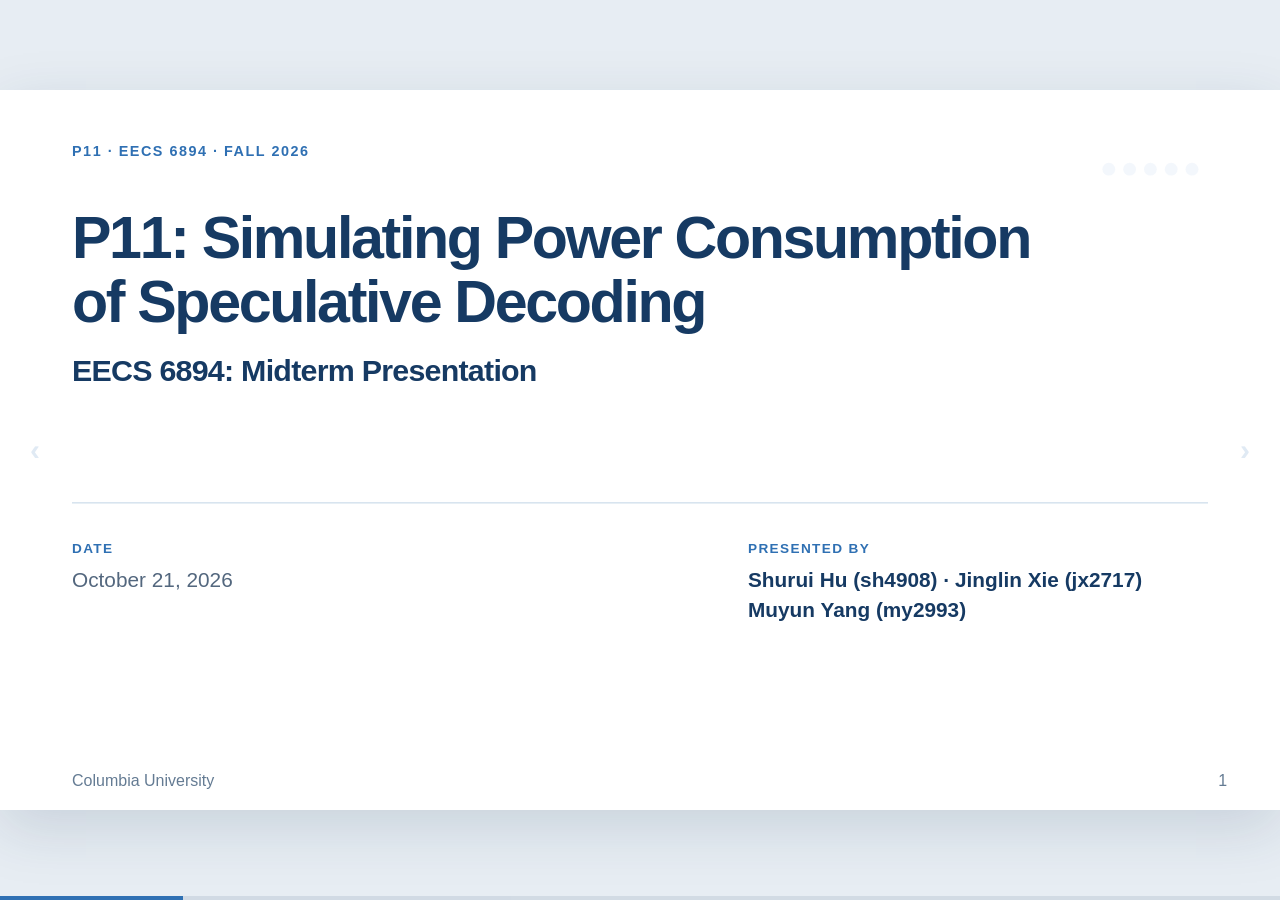
<file: index.html>
<!doctype html>
<html lang="en">
<head>
  <meta charset="utf-8">
  <meta name="viewport" content="width=device-width, initial-scale=1">
  <meta name="color-scheme" content="light">
  <link rel="icon" href="data:,">
  <title>P11 Midterm Presentation</title>
  <style>
    * { box-sizing: border-box; }
    html, body { width: 100%; height: 100%; margin: 0; overflow: hidden; }
    body { background: #e7edf3; font-family: "Avenir Next", "Helvetica Neue", Arial, sans-serif; }
    #deck {
      position: absolute;
      left: 50%;
      top: 50%;
      width: 1600px;
      height: 900px;
      overflow: hidden;
      transform-origin: center;
      background: #fff;
      box-shadow: 0 22px 70px rgba(24, 53, 85, .15);
    }
    .deck-slide {
      position: absolute;
      inset: 0;
      width: 100%;
      height: 100%;
      border: 0;
      visibility: hidden;
      pointer-events: none;
      background: #fff;
    }
    .deck-slide.active { visibility: visible; pointer-events: auto; }
    .deck-progress {
      position: fixed;
      left: 0;
      right: 0;
      bottom: 0;
      height: 4px;
      background: rgba(22, 58, 99, .1);
    }
    .deck-progress span {
      display: block;
      width: 14.2857%;
      height: 100%;
      background: #2f70b3;
      transition: width 220ms ease;
    }
    .deck-nav {
      position: fixed;
      top: 50%;
      z-index: 5;
      width: 44px;
      height: 64px;
      padding: 0;
      border: 0;
      border-radius: 7px;
      background: rgba(255, 255, 255, .76);
      color: #2f70b3;
      font: 600 30px/1 Arial, sans-serif;
      opacity: .15;
      cursor: pointer;
      transform: translateY(-50%);
      transition: opacity 150ms ease, background 150ms ease;
    }
    .deck-nav:hover, .deck-nav:focus-visible { opacity: 1; background: #fff; }
    .deck-nav:focus-visible { outline: 3px solid #2f70b3; outline-offset: 3px; }
    .deck-nav.prev { left: 13px; }
    .deck-nav.next { right: 13px; }
    @media print {
      html, body { overflow: visible; width: 1600px; height: auto; background: #fff; }
      #deck { position: static; transform: none !important; box-shadow: none; height: auto; overflow: visible; }
      .deck-slide { visibility: visible; display: block; position: relative; width: 1600px; height: 900px; break-after: page; page-break-after: always; }
      .deck-nav, .deck-progress { display: none; }
      @page { size: 1600px 900px; margin: 0; }
    }
  </style>
</head>
<body>
  <main id="deck" aria-label="P11 midterm presentation">
    <iframe class="deck-slide active" src="slides/slide-01.html" title="Title" aria-hidden="false"></iframe>
    <iframe class="deck-slide" src="slides/slide-02.html" title="Context and evaluation plan" aria-hidden="true" inert></iframe>
    <iframe class="deck-slide" src="slides/slide-03.html" title="Kernel workloads and validation" aria-hidden="true" inert></iframe>
    <iframe class="deck-slide" src="slides/slide-04.html" title="A30 step latency" aria-hidden="true" inert></iframe>
    <iframe class="deck-slide" src="slides/slide-05.html" title="A30 time per token" aria-hidden="true" inert></iframe>
    <iframe class="deck-slide" src="slides/slide-06.html" title="Supported subset energy break-even" aria-hidden="true" inert></iframe>
    <iframe class="deck-slide" src="slides/slide-07.html" title="Midterm status and next steps" aria-hidden="true" inert></iframe>
  </main>
  <button class="deck-nav prev" type="button" aria-label="Previous slide">&#8249;</button>
  <button class="deck-nav next" type="button" aria-label="Next slide">&#8250;</button>
  <div class="deck-progress" aria-hidden="true"><span></span></div>
  <script src="scripts/deck.js"></script>
</body>
</html>
</file>
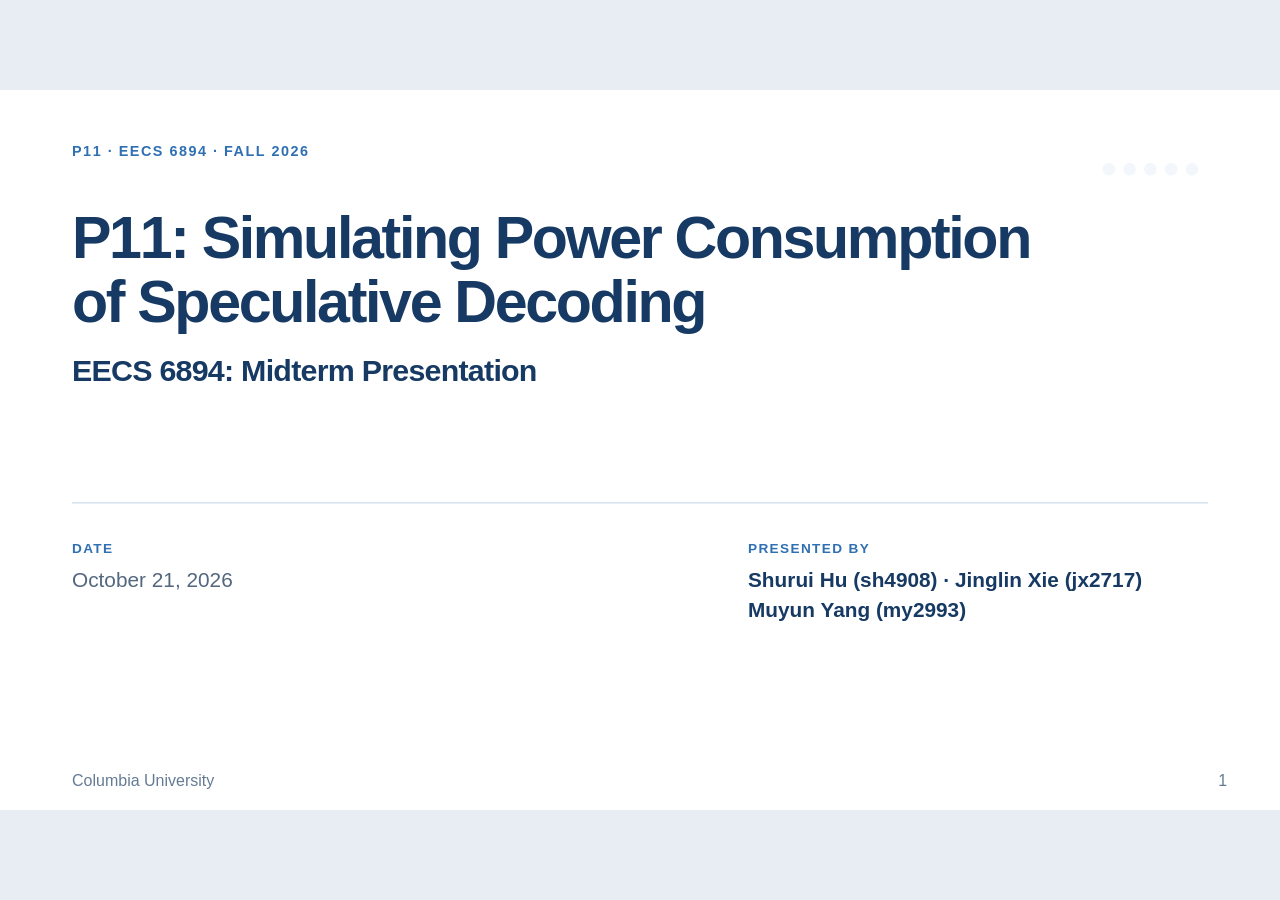
<file: slides/slide-01.html>
<!doctype html>
<html lang="en">
<head>
  <meta charset="utf-8">
  <meta name="viewport" content="width=device-width, initial-scale=1">
  <title>P11 · Simulating Power Consumption of Speculative Decoding</title>
  <link rel="stylesheet" href="theme.css">
  <style>
    .cover .kicker { top: 64px; }
    .cover-title { position: absolute; left: 90px; top: 145px; width: 1320px; margin: 0; }
    .cover-name { display: block; color: var(--navy); font-size: 74px; font-weight: 830; line-height: 1.08; letter-spacing: -.04em; }
    .cover-subtitle { display: block; margin-top: 24px; color: var(--navy); font-size: 38px; font-weight: 720; line-height: 1.18; letter-spacing: -.025em; }
    .cover-rule { position: absolute; left: 90px; right: 90px; top: 515px; height: 2px; background: var(--line); transform-origin: left; transform: scaleX(0); }
    body.is-active .cover-rule { animation: cover-rule 720ms 260ms ease forwards; }
    @keyframes cover-rule { to { transform: scaleX(1); } }
    .cover-meta { position: absolute; left: 90px; right: 90px; top: 564px; display: grid; grid-template-columns: 1fr 1fr; gap: 80px; }
    .cover-meta h2 { margin: 0 0 10px; color: var(--blue); font-size: 17px; letter-spacing: .1em; text-transform: uppercase; }
    .cover-meta p { margin: 0; color: var(--body); font-size: 26px; line-height: 1.45; }
    .cover-meta .presenters { justify-self: end; min-width: 575px; }
    .cover-meta .presenters p { color: var(--navy); font-weight: 720; }
    .token-trace { position: absolute; right: 102px; top: 91px; display: flex; gap: 10px; align-items: center; }
    .token-trace span { width: 16px; height: 16px; border-radius: 50%; background: var(--blue-soft); opacity: .35; }
    body.is-active .token-trace span { animation: token-pulse 2.4s ease-in-out infinite; animation-delay: calc(var(--i) * 130ms); }
    @keyframes token-pulse { 0%, 55%, 100% { background: var(--blue-soft); transform: scale(1); opacity: .35; } 24% { background: var(--blue); transform: scale(1.45); opacity: 1; } }
  </style>
</head>
<body>
  <div class="stage">
    <section class="slide cover">
      <div class="kicker reveal">P11 · EECS 6894 · Fall 2026</div>
      <div class="token-trace" aria-hidden="true">
        <span style="--i:0"></span><span style="--i:1"></span><span style="--i:2"></span><span style="--i:3"></span><span style="--i:4"></span>
      </div>
      <h1 class="cover-title">
        <span class="cover-name reveal" style="--delay:80ms">P11: Simulating Power Consumption<br>of Speculative Decoding</span>
        <span class="cover-subtitle reveal" style="--delay:180ms">EECS 6894: Midterm Presentation</span>
      </h1>
      <div class="cover-rule"></div>
      <div class="cover-meta">
        <div class="reveal" style="--delay:380ms">
          <h2>Date</h2>
          <p>October 21, 2026</p>
        </div>
        <div class="presenters reveal" style="--delay:480ms">
          <h2>Presented by</h2>
          <p>Shurui Hu (sh4908) · Jinglin Xie (jx2717)<br>Muyun Yang (my2993)</p>
        </div>
      </div>
      <footer class="slide-footer"><span>Columbia University</span><span class="number">1</span></footer>
      <aside hidden aria-label="Presenter notes">Jinglin, 15 seconds. Open with the project question: can speculative decoding reduce energy per generated token, not only latency? Introduce the 1B draft and 3B target configuration.</aside>
    </section>
  </div>
  <script src="../scripts/slide-runtime.js"></script>
</body>
</html>
</file>
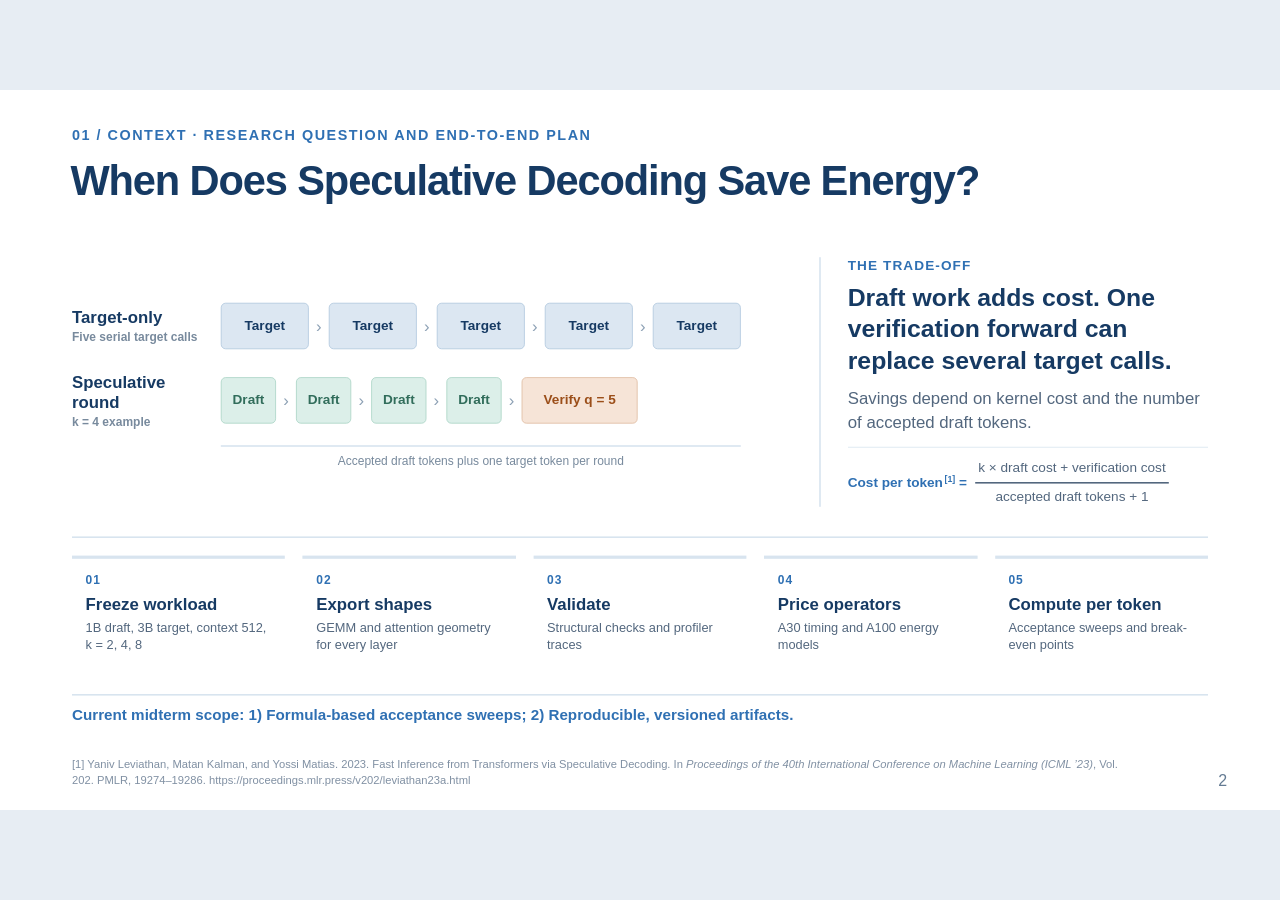
<file: slides/slide-02.html>
<!doctype html>
<html lang="en">
<head>
  <meta charset="utf-8">
  <meta name="viewport" content="width=device-width, initial-scale=1">
  <title>SpecWatt · Context and Evaluation Plan</title>
  <link rel="stylesheet" href="theme.css">
  <style>
    .slide-content { bottom: 104px; }
    .context-grid { display: grid; grid-template-rows: 350px 1fr auto; gap: 18px; height: 100%; }
    .question-row { display: grid; grid-template-columns: minmax(0, 1.5fr) minmax(0, .82fr); gap: 44px; align-items: center; }
    .decode-figure { margin: 0; padding: 8px 0 0; }
    .decode-row { display: grid; grid-template-columns: 168px 1fr; gap: 18px; align-items: center; margin-bottom: 28px; }
    .row-label { color: var(--navy); font-size: 21px; font-weight: 780; line-height: 1.2; }
    .row-label span { display: block; margin-top: 4px; color: var(--muted); font-size: 15px; font-weight: 560; }
    .calls { display: flex; align-items: center; gap: 9px; }
    .call { display: flex; align-items: center; justify-content: center; height: 58px; border-radius: 6px; font-size: 17px; font-weight: 760; opacity: 0; transform: translateY(12px); }
    .target-call { width: 110px; background: #dce7f2; border: 1.5px solid #afc7dd; color: var(--navy); }
    .draft-call { width: 69px; background: var(--green-soft); border: 1.5px solid #a9d3c5; color: #316d5b; }
    .verify-call { width: 145px; background: var(--orange-soft); border: 1.5px solid #dfbaa0; color: #9b4e19; }
    .arrow { color: #8ca0b4; font-size: 21px; opacity: 0; }
    body.is-active .call, body.is-active .arrow { animation: enter-call 420ms ease forwards; animation-delay: calc(var(--i) * 90ms + 170ms); }
    @keyframes enter-call { to { opacity: 1; transform: none; } }
    .round-note { margin: -8px 0 0 186px; width: 650px; padding-top: 9px; border-top: 2px solid var(--line); color: var(--muted); font-size: 15px; text-align: center; }
    .question-block { padding-left: 34px; border-left: 2px solid var(--line); }
    .question { margin: 8px 0 14px; color: var(--navy); font-size: 31px; font-weight: 780; line-height: 1.27; }
    .question-block .body-copy { font-size: 21px; line-height: 1.38; }
    .equation { display: flex; align-items: center; gap: 10px; margin-top: 16px; padding-top: 14px; border-top: 1px solid var(--line); color: var(--body); font-size: 17px; line-height: 1.35; }
    .equation strong { color: var(--blue); white-space: nowrap; }
    .equation-reference { position: relative; top: -.5em; margin-left: 2px; color: var(--blue); font-size: 11px; line-height: 1; text-decoration: none; }
    .fraction { display: inline-flex; flex-direction: column; text-align: center; }
    .numerator { padding: 0 4px 6px; border-bottom: 2px solid var(--body); white-space: nowrap; }
    .denominator { padding-top: 6px; }
    .scope-note { margin: 0; padding-top: 12px; border-top: 2px solid var(--line); color: var(--blue); font-size: 19px; font-weight: 750; line-height: 1.4; }
    .slide-footer { align-items: flex-end; gap: 28px; }
    .slide-footer .source { max-width: 1320px; font-size: 14px; line-height: 1.45; }
    .slide-footer a { color: inherit; text-decoration: none; }
    .pipeline { position: relative; display: grid; grid-template-columns: repeat(5, 1fr); gap: 22px; padding-top: 22px; border-top: 2px solid var(--line); }
    .pipeline-step { position: relative; padding: 18px 17px 14px; border-top: 4px solid var(--line); background: #fff; }
    .pipeline-step .index { display: block; margin-bottom: 9px; color: var(--blue); font-size: 15px; font-weight: 820; letter-spacing: .08em; }
    .pipeline-step h2 { margin: 0 0 6px; color: var(--navy); font-size: 21px; font-weight: 770; line-height: 1.2; }
    .pipeline-step p { margin: 0; color: var(--body); font-size: 16px; line-height: 1.34; }
    body.is-active .pipeline-step { animation: step-focus 5.8s .7s ease-in-out infinite; animation-delay: calc(.7s + var(--step) * 1.02s); }
    @keyframes step-focus { 0%, 19%, 100% { border-top-color: var(--line); background: #fff; transform: translateY(0); } 5%, 14% { border-top-color: var(--blue); background: #f5f9fd; transform: translateY(-5px); } }
  </style>
</head>
<body>
  <div class="stage">
    <section class="slide">
      <div class="kicker reveal">01 / Context · Research Question and End-to-End Plan</div>
      <h1 class="slide-title reveal" style="--delay:70ms">When Does Speculative Decoding Save Energy?</h1>
      <main class="slide-content">
        <div class="context-grid">
          <div class="question-row">
            <figure class="decode-figure" aria-label="Target-only and speculative decoding execution comparison">
              <div class="decode-row">
                <div class="row-label reveal" style="--delay:110ms">Target-only<span>Five serial target calls</span></div>
                <div class="calls">
                  <div class="call target-call" style="--i:0">Target</div><div class="arrow" style="--i:1">›</div>
                  <div class="call target-call" style="--i:2">Target</div><div class="arrow" style="--i:3">›</div>
                  <div class="call target-call" style="--i:4">Target</div><div class="arrow" style="--i:5">›</div>
                  <div class="call target-call" style="--i:6">Target</div><div class="arrow" style="--i:7">›</div>
                  <div class="call target-call" style="--i:8">Target</div>
                </div>
              </div>
              <div class="decode-row">
                <div class="row-label reveal" style="--delay:210ms">Speculative round<span>k = 4 example</span></div>
                <div class="calls">
                  <div class="call draft-call" style="--i:2">Draft</div><div class="arrow" style="--i:3">›</div>
                  <div class="call draft-call" style="--i:4">Draft</div><div class="arrow" style="--i:5">›</div>
                  <div class="call draft-call" style="--i:6">Draft</div><div class="arrow" style="--i:7">›</div>
                  <div class="call draft-call" style="--i:8">Draft</div><div class="arrow" style="--i:9">›</div>
                  <div class="call verify-call" style="--i:10">Verify q = 5</div>
                </div>
              </div>
              <div class="round-note reveal" style="--delay:840ms">Accepted draft tokens plus one target token per round</div>
            </figure>
            <aside class="question-block reveal" style="--delay:330ms">
              <p class="eyebrow">The trade-off</p>
              <p class="question">Draft work adds cost. One verification forward can replace several target calls.</p>
              <p class="body-copy">Savings depend on kernel cost and the number of accepted draft tokens.</p>
              <div class="equation" role="math" aria-label="Cost per token equals k times draft cost plus verification cost, divided by accepted draft tokens plus one">
                <strong>Cost per token<a class="equation-reference" href="#reference-1" aria-label="Reference 1">[1]</a> =</strong>
                <span class="fraction"><span class="numerator">k × draft cost + verification cost</span><span class="denominator">accepted draft tokens + 1</span></span>
              </div>
            </aside>
          </div>
          <div class="pipeline reveal" style="--delay:380ms" aria-label="SpecWatt evaluation plan">
            <section class="pipeline-step" style="--step:0"><span class="index">01</span><h2>Freeze workload</h2><p>1B draft, 3B target, context 512, k = 2, 4, 8</p></section>
            <section class="pipeline-step" style="--step:1"><span class="index">02</span><h2>Export shapes</h2><p>GEMM and attention geometry for every layer</p></section>
            <section class="pipeline-step" style="--step:2"><span class="index">03</span><h2>Validate</h2><p>Structural checks and profiler traces</p></section>
            <section class="pipeline-step" style="--step:3"><span class="index">04</span><h2>Price operators</h2><p>A30 timing and A100 energy models</p></section>
            <section class="pipeline-step" style="--step:4"><span class="index">05</span><h2>Compute per token</h2><p>Acceptance sweeps and break-even points</p></section>
          </div>
          <div class="scope-note reveal" style="--delay:480ms">Current midterm scope: 1) Formula-based acceptance sweeps; 2) Reproducible, versioned artifacts.</div>
        </div>
      </main>
      <footer class="slide-footer"><span class="source" id="reference-1">[1] Yaniv Leviathan, Matan Kalman, and Yossi Matias. 2023. Fast Inference from Transformers via Speculative Decoding. In <em>Proceedings of the 40th International Conference on Machine Learning (ICML ’23)</em>, Vol. 202. PMLR, 19274–19286. <a href="https://proceedings.mlr.press/v202/leviathan23a.html">https://proceedings.mlr.press/v202/leviathan23a.html</a></span><span class="number">2</span></footer>
      <aside hidden aria-label="Presenter notes">Jinglin, about 75 seconds. Establish the context, compare target-only decoding with one speculative round, and walk through the five-stage evaluation plan. Hand off to Shurui for kernel construction and validation.</aside>
    </section>
  </div>
  <script src="../scripts/slide-runtime.js"></script>
</body>
</html>
</file>
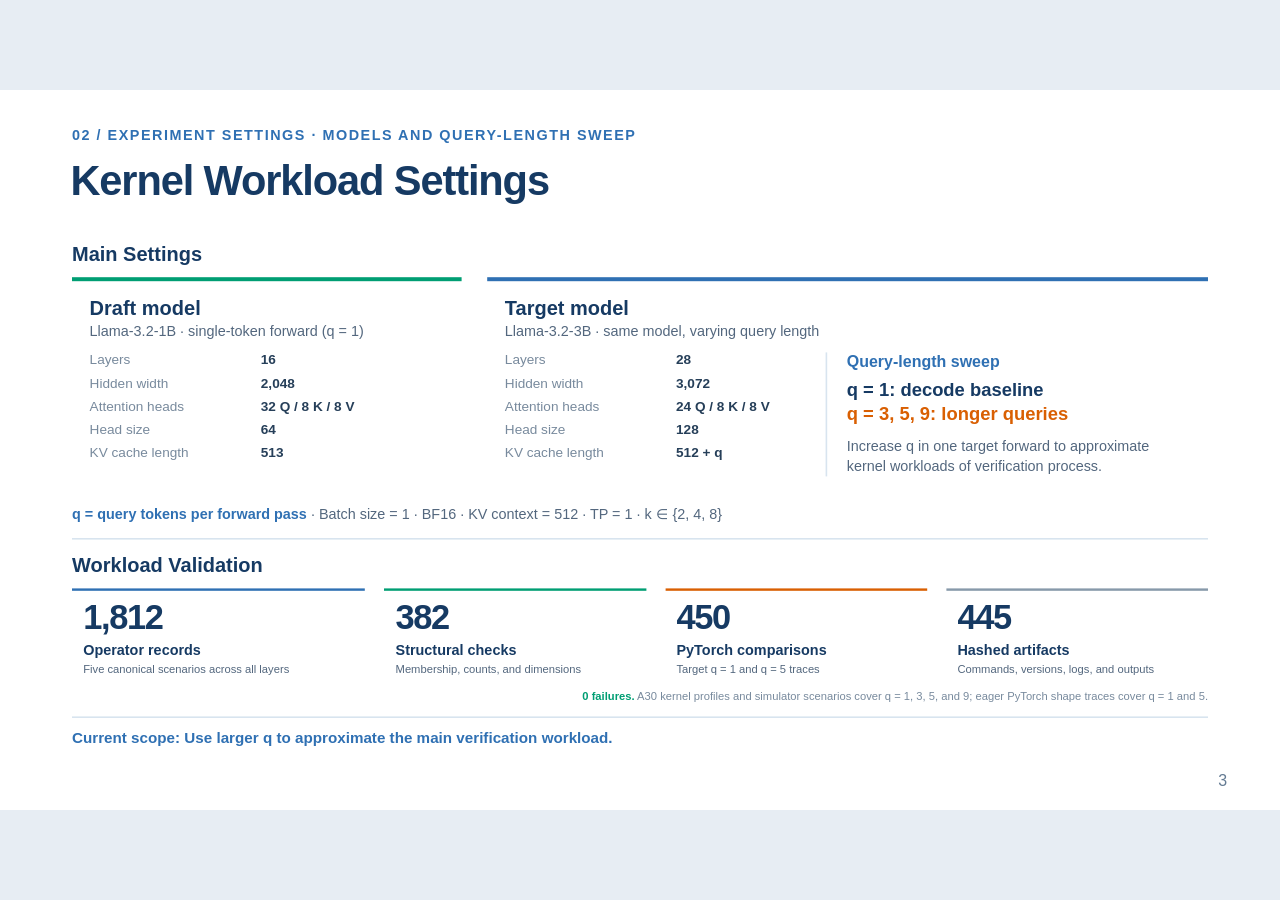
<file: slides/slide-03.html>
<!doctype html>
<html lang="en">
<head>
  <meta charset="utf-8">
  <meta name="viewport" content="width=device-width, initial-scale=1">
  <title>SpecWatt · Kernel Workload Settings</title>
  <link rel="stylesheet" href="theme.css">
  <style>
    .kernel-layout { display: grid; grid-template-rows: auto 1fr auto; gap: 16px; height: 100%; }
    .main-settings { margin-top: 16px; padding-top: 4px; }
    .scope-note { margin: 0; padding-top: 12px; border-top: 2px solid var(--line); color: var(--blue); font-size: 19px; font-weight: 750; line-height: 1.4; }
    .settings-summary { margin: 0; color: var(--body); font-size: 18px; line-height: 1.4; }
    .settings-summary strong { color: var(--blue); }
    .geometry { display: grid; grid-template-columns: 1fr 1.85fr; gap: 32px; align-items: stretch; }
    .lane { padding: 19px 22px 15px; border-top: 5px solid var(--blue); background: #fff; }
    .lane.draft { border-color: var(--green); }
    .lane h2 { margin: 0 0 5px; color: var(--navy); font-size: 25px; font-weight: 780; }
    .lane .model { margin: 0 0 15px; color: var(--body); font-size: 18px; }
    .lane dl { margin: 0; display: grid; grid-template-columns: 200px 1fr; column-gap: 14px; row-gap: 8px; font-size: 17px; line-height: 1.23; }
    .lane dt { color: var(--muted); }
    .lane dd { margin: 0; color: var(--ink); font-weight: 690; }
    .target-settings { display: grid; grid-template-columns: 1fr 1.22fr; gap: 28px; }
    .query-sweep { padding-left: 24px; border-left: 2px solid var(--line); }
    .query-sweep h3 { margin: 0 0 8px; color: var(--blue); font-size: 20px; font-weight: 780; }
    .query-values { margin: 0 0 12px; color: var(--navy); font-size: 23px; font-weight: 760; line-height: 1.35; }
    .query-values span { display: block; color: var(--orange); }
    .query-explanation { margin: 0; color: var(--body); font-size: 18px; line-height: 1.4; }
    .slide-footer { justify-content: flex-end; }
    .validation-section { padding-top: 17px; border-top: 2px solid var(--line); }
    .main-settings-title, .validation-title { margin: 0 0 14px; color: var(--navy); font-size: 25px; font-weight: 780; line-height: 1.2; }
    .validation { display: grid; grid-template-columns: 1.12fr 1fr 1fr 1fr; gap: 18px 24px; }
    .validation-item { padding: 12px 14px 0; border-top: 3px solid var(--blue); }
    .validation-item:nth-child(2) { border-color: var(--green); }
    .validation-item:nth-child(3) { border-color: var(--orange); }
    .validation-item:nth-child(4) { border-color: #8799aa; }
    .validation-number { display: block; color: var(--navy); font-size: 43px; font-weight: 820; line-height: 1; letter-spacing: -.04em; }
    .validation-item h3 { margin: 9px 0 4px; color: var(--navy); font-size: 18px; font-weight: 760; line-height: 1.2; }
    .validation-item p { margin: 0; color: var(--body); font-size: 14px; line-height: 1.3; }
    .validation-note { grid-column: 1 / -1; margin: -2px 0 0; color: var(--muted); font-size: 14px; text-align: right; }
    .validation-note strong { color: var(--green); }
  </style>
</head>
<body>
  <div class="stage">
    <section class="slide">
      <div class="kicker reveal">02 / Experiment Settings · Models and Query-Length Sweep</div>
      <h1 class="slide-title reveal" style="--delay:70ms">Kernel Workload Settings</h1>
      <main class="slide-content">
        <div class="kernel-layout">
          <div class="workloads">
            <h2 class="main-settings-title reveal" id="main-settings-title" style="--delay:100ms">Main Settings</h2>
            <div class="geometry">
            <section class="lane draft reveal" style="--delay:120ms">
              <h2>Draft model</h2><p class="model">Llama-3.2-1B · single-token forward (q = 1)</p>
              <dl><dt>Layers</dt><dd>16</dd><dt>Hidden width</dt><dd>2,048</dd><dt>Attention heads</dt><dd>32 Q / 8 K / 8 V</dd><dt>Head size</dt><dd>64</dd><dt>KV cache length</dt><dd>513</dd></dl>
            </section>
            <section class="lane reveal" style="--delay:210ms">
              <h2>Target model</h2><p class="model">Llama-3.2-3B · same model, varying query length</p>
              <div class="target-settings">
                <div>
                  <dl><dt>Layers</dt><dd>28</dd><dt>Hidden width</dt><dd>3,072</dd><dt>Attention heads</dt><dd>24 Q / 8 K / 8 V</dd><dt>Head size</dt><dd>128</dd><dt>KV cache length</dt><dd>512 + q</dd></dl>
                </div>
                <div class="query-sweep">
                  <h3>Query-length sweep</h3>
                  <p class="query-values">q = 1: decode baseline<span>q = 3, 5, 9: longer queries</span></p>
                  <p class="query-explanation">Increase q in one target forward to approximate kernel workloads of verification process.</p>
                </div>
              </div>
            </section>
            </div>
            <div class="main-settings reveal" style="--delay:300ms">
              <p class="settings-summary"><strong>q = query tokens per forward pass</strong> · Batch size = 1 · BF16 · KV context = 512 · TP = 1 · k ∈ {2, 4, 8}</p>
            </div>
          </div>
          <section class="validation-section" aria-labelledby="validation-title">
          <h2 class="validation-title reveal" id="validation-title" style="--delay:330ms">Workload Validation</h2>
          <div class="validation" aria-label="Validation summary">
            <section class="validation-item reveal" style="--delay:360ms"><span class="validation-number" data-count="1812">0</span><h3>Operator records</h3><p>Five canonical scenarios across all layers</p></section>
            <section class="validation-item reveal" style="--delay:420ms"><span class="validation-number" data-count="382">0</span><h3>Structural checks</h3><p>Membership, counts, and dimensions</p></section>
            <section class="validation-item reveal" style="--delay:480ms"><span class="validation-number" data-count="450">0</span><h3>PyTorch comparisons</h3><p>Target q = 1 and q = 5 traces</p></section>
            <section class="validation-item reveal" style="--delay:540ms"><span class="validation-number" data-count="445">0</span><h3>Hashed artifacts</h3><p>Commands, versions, logs, and outputs</p></section>
            <p class="validation-note reveal" style="--delay:610ms"><strong>0 failures.</strong> A30 kernel profiles and simulator scenarios cover q = 1, 3, 5, and 9; eager PyTorch shape traces cover q = 1 and 5.</p>
          </div>
          </section>
          <p class="scope-note reveal" style="--delay:650ms">Current scope: Use larger q to approximate the main verification workload.</p>
        </div>
      </main>
      <footer class="slide-footer"><span class="number">3</span></footer>
      <aside hidden aria-label="Presenter notes">Shurui, about 75 seconds. Introduce two model configurations: the 1B draft at q equals one and the 3B target with a query-length sweep. q is the number of query tokens in one forward pass, with batch size fixed at one. Target q equals one is the decode baseline; q equals three, five, and nine supplies kernel workloads with the shapes expected for verification at k equals two, four, and eight. This is a kernel workload proxy, not an executed speculative acceptance/rejection pipeline. Then introduce workload validation: eager PyTorch comparisons cover q equals one and five, while the A30 kernel profile and simulator cover q equals one, three, five, and nine.</aside>
    </section>
  </div>
  <script>
    (function () {
      let frame = null;
      function run() {
        cancelAnimationFrame(frame);
        const start = performance.now();
        const duration = 700;
        const items = Array.from(document.querySelectorAll('[data-count]'));
        function update(now) {
          const progress = Math.min(1, (now - start) / duration);
          const eased = 1 - Math.pow(1 - progress, 3);
          items.forEach(function (item) { item.textContent = Math.round(Number(item.dataset.count) * eased).toLocaleString(); });
          if (progress < 1) frame = requestAnimationFrame(update);
        }
        frame = requestAnimationFrame(update);
      }
      window.addEventListener('slideactive', run);
    })();
  </script>
  <script src="../scripts/slide-runtime.js"></script>
</body>
</html>
</file>
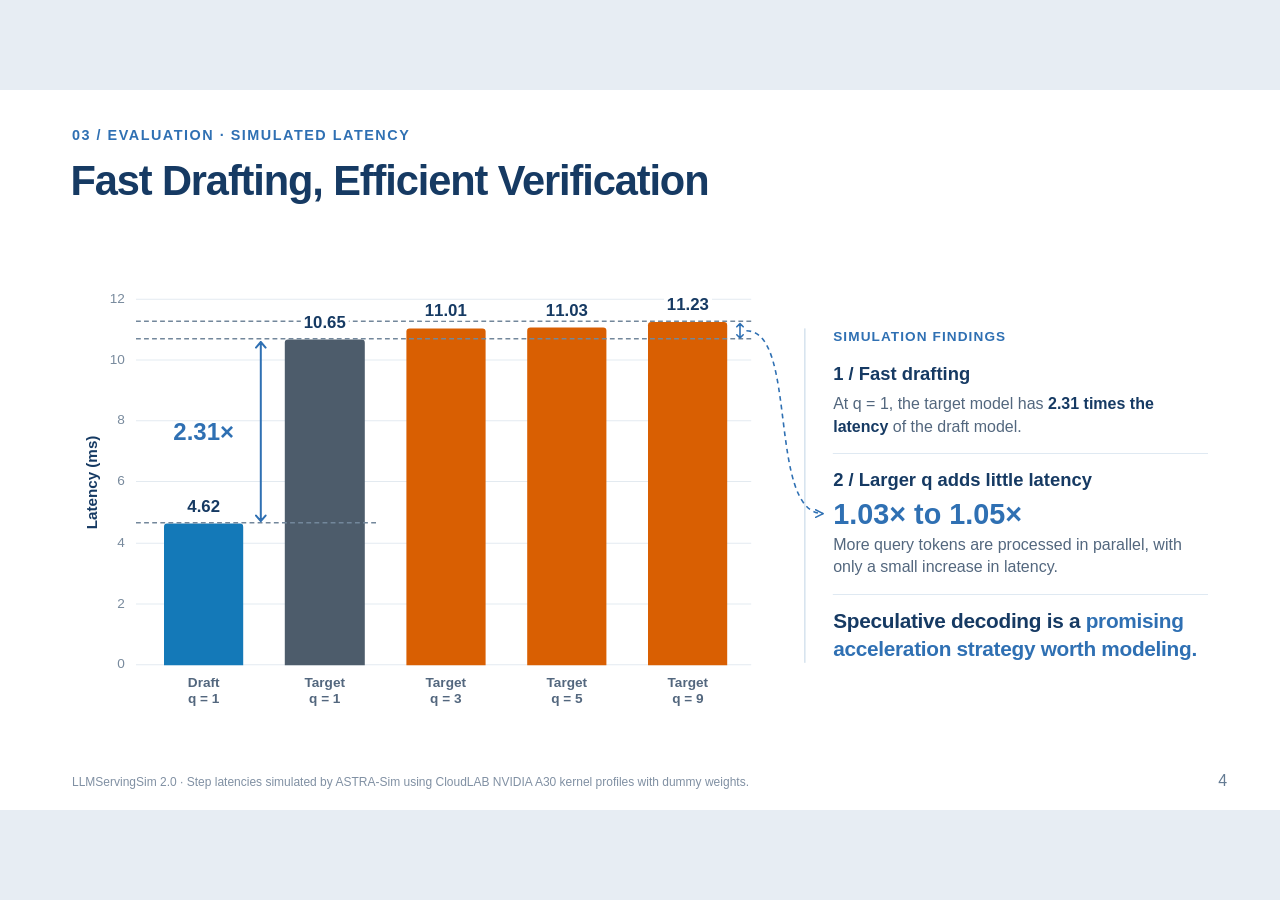
<file: slides/slide-04.html>
<!doctype html>
<html lang="en">
<head>
  <meta charset="utf-8">
  <meta name="viewport" content="width=device-width, initial-scale=1">
  <title>SpecWatt · A30 Step Latency</title>
  <link rel="stylesheet" href="theme.css">
  <style>
    .latency-layout { position: relative; --left: 1.62fr; --right: .94fr; --gap: 46px; }
    .bar-chart { position: relative; height: 540px; margin: 0; padding: 24px 20px 58px 80px; }
    .bar-grid { position: absolute; left: 80px; right: 20px; top: 24px; bottom: 58px; display: flex; flex-direction: column; justify-content: space-between; }
    .bar-grid span { position: relative; width: 100%; height: 0; border-top: 1px solid #dce5ed; }
    .bar-grid span::before { content: attr(data-value); position: absolute; right: calc(100% + 14px); top: -11px; color: var(--muted); font-size: 17px; }
    .bar-axis-label { position: absolute; left: 14px; top: 195px; writing-mode: vertical-rl; transform: rotate(180deg); color: var(--navy); font-size: 19px; font-weight: 720; }
    .bars { position: absolute; left: 101px; right: 36px; top: 24px; bottom: 58px; display: grid; grid-template-columns: repeat(5, 1fr); grid-template-rows: minmax(0, 1fr); gap: 24px; align-items: end; }
    .bar-group { height: 100%; min-height: 0; display: flex; flex-direction: column; justify-content: flex-end; align-items: center; }
    .bar-value { position: relative; z-index: 2; margin-bottom: 10px; padding: 0 4px; background: var(--paper); color: var(--navy); font-size: 21px; font-weight: 780; opacity: 0; transition: opacity 240ms ease 720ms; }
    .bar { width: 78%; height: var(--height); min-height: 8px; flex-shrink: 0; background: var(--color); border-radius: 4px 4px 0 0; transform: scaleY(0); transform-origin: bottom; }
    .bar-label { position: absolute; top: calc(100% + 12px); width: 130px; color: var(--body); font-size: 17px; font-weight: 680; line-height: 1.2; text-align: center; }
    .latency-comparison { position: absolute; left: 80px; right: 20px; top: 24px; bottom: 58px; pointer-events: none; opacity: 0; transition: opacity 240ms ease 1000ms; }
    .latency-guide { position: absolute; left: 0; width: calc((100% - 133px) / 5 * 2 + 45px); border-top: 2px dashed #73879b; }
    .latency-guide.draft { bottom: var(--draft-height); }
    .latency-guide.target { bottom: var(--target-height); width: 100%; }
    .latency-guide.max-query { bottom: var(--max-query-height); width: 100%; }
    .latency-ratio { position: absolute; left: 21px; bottom: calc((var(--draft-height) + var(--target-height)) / 2); width: calc((100% - 133px) / 5); transform: translateY(50%); color: var(--blue); font-size: 30px; font-weight: 820; line-height: 1.2; text-align: center; }
    .latency-arrow { position: absolute; left: calc((100% - 133px) / 5 + 19px); bottom: var(--draft-height); width: 20px; height: calc(var(--target-height) - var(--draft-height)); color: var(--blue); }
    .query-latency-arrow { position: absolute; right: 6px; bottom: var(--target-height); width: 16px; height: calc(var(--max-query-height) - var(--target-height)); color: var(--blue); }
    .finding-connector { position: absolute; inset: 0; width: 100%; height: 100%; overflow: visible; pointer-events: none; color: var(--blue); opacity: 0; transition: opacity 240ms ease 1000ms; }
    body.is-active .bar { animation: grow-bar 700ms cubic-bezier(.2,.8,.2,1) forwards; animation-delay: var(--delay); }
    body.is-active .bar-value { opacity: 1; }
    body.is-active .latency-comparison, body.is-active .finding-connector { opacity: 1; }
    @keyframes grow-bar { to { transform: scaleY(1); } }
    .finding { margin-top: 20px; }
    .finding + .finding { padding-top: 18px; border-top: 1px solid var(--line); }
    .finding h2 { margin: 0 0 8px; color: var(--navy); font-size: 23px; font-weight: 780; line-height: 1.25; }
    .finding p { margin: 0; color: var(--body); font-size: 20px; line-height: 1.4; }
    .finding strong { color: var(--navy); }
    .finding .ratio-range { margin: 8px 0 3px; color: var(--blue); font-size: 36px; font-weight: 820; line-height: 1.15; }
    .latency-summary .takeaway { margin-top: 20px; padding-top: 17px; border-top: 1px solid var(--line); font-size: 26px; line-height: 1.3; }
  </style>
</head>
<body>
  <div class="stage">
    <section class="slide">
      <div class="kicker reveal">03 / Evaluation · Simulated Latency</div>
      <h1 class="slide-title reveal" style="--delay:70ms">Fast Drafting, Efficient Verification</h1>
      <main class="slide-content">
        <div class="two-column latency-layout">
          <figure class="bar-chart reveal" style="--delay:120ms;--draft-height:177px;--target-height:407px;--max-query-height:429px" aria-label="A30 step latency bar chart; target q equals 1 takes 2.31 times as long as draft q equals 1; target q equals 3 through 9 takes 1.03 to 1.05 times the q equals 1 latency">
            <div class="bar-grid"><span data-value="12"></span><span data-value="10"></span><span data-value="8"></span><span data-value="6"></span><span data-value="4"></span><span data-value="2"></span><span data-value="0"></span></div>
            <div class="bar-axis-label">Latency (ms)</div>
            <div class="bars">
              <div class="bar-group"><div class="bar-value">4.62</div><div class="bar" style="--height:var(--draft-height);--color:var(--blue-bright);--delay:180ms"></div><div class="bar-label">Draft<br>q = 1</div></div>
              <div class="bar-group"><div class="bar-value">10.65</div><div class="bar" style="--height:var(--target-height);--color:#4d5c6b;--delay:280ms"></div><div class="bar-label">Target<br>q = 1</div></div>
              <div class="bar-group"><div class="bar-value">11.01</div><div class="bar" style="--height:421px;--color:var(--orange);--delay:380ms"></div><div class="bar-label">Target<br>q = 3</div></div>
              <div class="bar-group"><div class="bar-value">11.03</div><div class="bar" style="--height:422px;--color:var(--orange);--delay:480ms"></div><div class="bar-label">Target<br>q = 5</div></div>
              <div class="bar-group"><div class="bar-value">11.23</div><div class="bar" style="--height:var(--max-query-height);--color:var(--orange);--delay:580ms"></div><div class="bar-label">Target<br>q = 9</div></div>
            </div>
            <div class="latency-comparison" aria-hidden="true">
              <span class="latency-guide draft"></span><span class="latency-guide target"></span><span class="latency-guide max-query"></span><span class="latency-ratio">2.31×</span>
              <svg class="latency-arrow" viewBox="0 0 20 230" preserveAspectRatio="none" fill="none" stroke="currentColor" stroke-width="2.5" stroke-linecap="round" stroke-linejoin="round"><path d="M10 3V227 M4 10L10 3L16 10 M4 220L10 227L16 220"/></svg>
              <span class="query-latency-arrow"><svg width="100%" height="100%" viewBox="0 0 16 22" preserveAspectRatio="none" fill="none" stroke="currentColor" stroke-width="2" stroke-linecap="round" stroke-linejoin="round"><path d="M8 2V20 M4 6L8 2L12 6 M4 16L8 20L12 16"/></svg></span>
            </div>
          </figure>
          <aside class="summary latency-summary reveal" style="--delay:330ms">
            <p class="eyebrow">Simulation Findings</p>
            <section class="finding">
              <h2>1 / Fast drafting</h2>
              <p>At q = 1, the target model has <strong>2.31 times the latency</strong> of the draft model.</p>
            </section>
            <section class="finding">
              <h2>2 / Larger q adds little latency</h2>
              <p class="ratio-range">1.03× to 1.05×</p>
              <p>More query tokens are processed in parallel, with only a small increase in latency.</p>
            </section>
            <p class="takeaway">Speculative decoding is a <strong>promising acceleration strategy worth modeling.</strong></p>
          </aside>
          <svg class="finding-connector" aria-hidden="true">
            <defs><marker id="finding-arrowhead" viewBox="0 0 10 10" refX="9" refY="5" markerWidth="6" markerHeight="6" orient="auto-start-reverse"><path d="M1 1L9 5L1 9" fill="none" stroke="currentColor" stroke-width="1.5" stroke-linecap="round" stroke-linejoin="round"/></marker></defs>
            <path class="connector-line" fill="none" stroke="currentColor" stroke-width="2" stroke-dasharray="6 5" marker-end="url(#finding-arrowhead)"/>
          </svg>
        </div>
      </main>
      <footer class="slide-footer"><span class="source">LLMServingSim 2.0 · Step latencies simulated by ASTRA-Sim using CloudLAB NVIDIA A30 kernel profiles with dummy weights.</span><span class="number">4</span></footer>
      <aside hidden aria-label="Presenter notes">Shurui, about 70 seconds. Present two findings from profile-driven simulation. First, draft q equals one takes 4.62 ms versus 10.65 ms for target q equals one, a 2.31 times latency ratio. Second, increasing target q to three, five, or nine processes more query tokens in parallel while latency rises to only 1.03 to 1.05 times the q equals one baseline. The longer-query workloads approximate the main kernel work of verification. Together, fast drafting and low additional target latency motivate speculative decoding as an acceleration strategy worth modeling. These are ASTRA-Sim step latencies based on native A30 kernel profiles.</aside>
    </section>
  </div>
  <script>
    (function () {
      const layout = document.querySelector('.latency-layout');
      const connector = document.querySelector('.finding-connector');
      function position(element) {
        let x = 0, y = 0;
        for (let current = element; current && current !== layout; current = current.offsetParent) {
          x += current.offsetLeft;
          y += current.offsetTop;
        }
        return { x, y };
      }
      function drawConnector() {
        const arrow = document.querySelector('.query-latency-arrow');
        const ratio = document.querySelector('.ratio-range');
        const start = position(arrow);
        const end = position(ratio);
        start.x += arrow.clientWidth;
        start.y += arrow.clientHeight / 2;
        end.x -= 10;
        end.y += ratio.clientHeight / 2;
        connector.setAttribute('viewBox', `0 0 ${layout.clientWidth} ${layout.clientHeight}`);
        connector.querySelector('.connector-line').setAttribute('d', `M${start.x} ${start.y} C${start.x + 65} ${start.y},${end.x - 70} ${end.y},${end.x} ${end.y}`);
      }
      window.addEventListener('resize', drawConnector);
      window.addEventListener('slideactive', drawConnector);
      drawConnector();
    })();
  </script>
  <script src="../scripts/slide-runtime.js"></script>
</body>
</html>
</file>
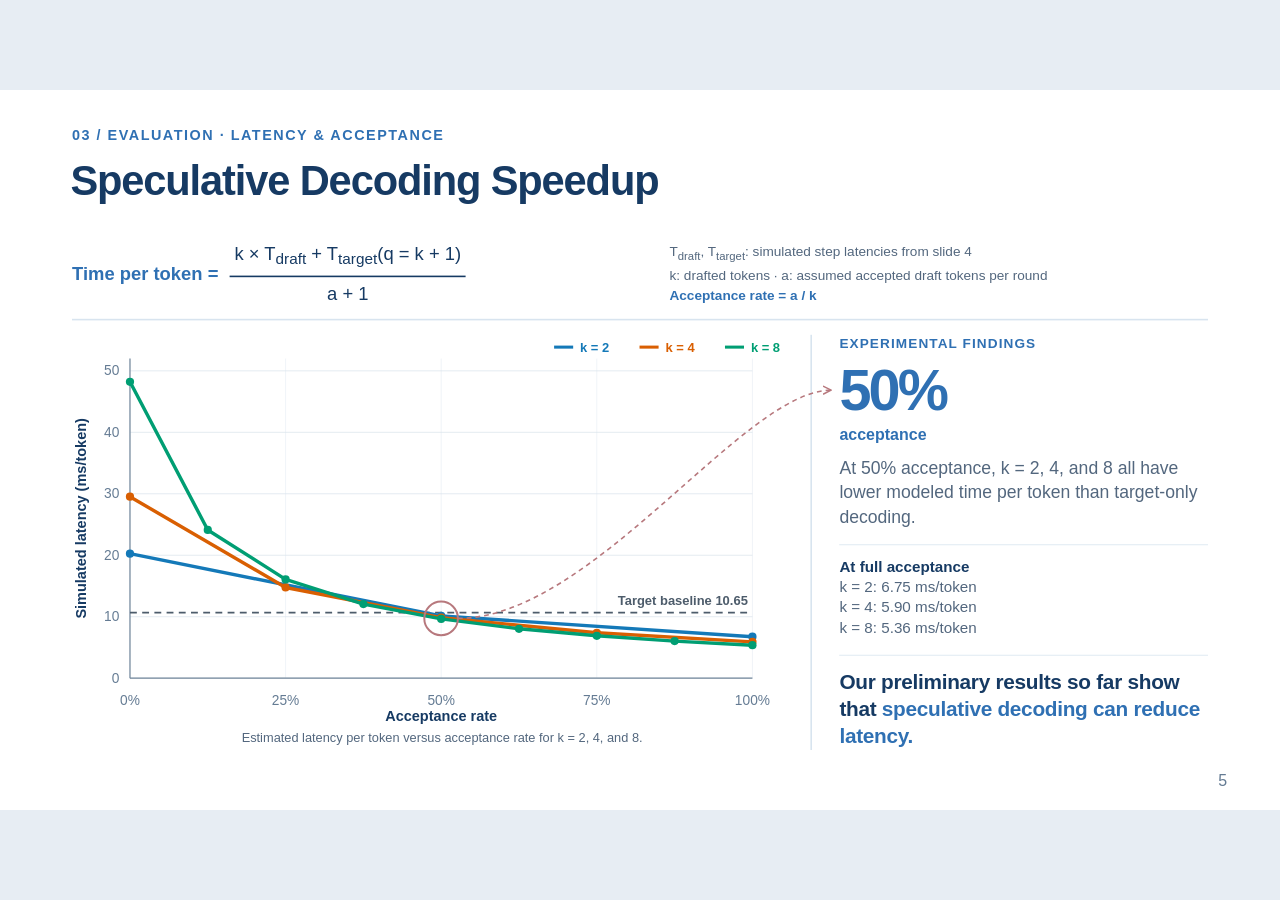
<file: slides/slide-05.html>
<!doctype html>
<html lang="en">
<head>
  <meta charset="utf-8">
  <meta name="viewport" content="width=device-width, initial-scale=1">
  <title>SpecWatt · A30 Time per Token</title>
  <link rel="stylesheet" href="theme.css">
  <style>
    .time-page { display: grid; grid-template-rows: auto minmax(0, 1fr); gap: 18px; height: 100%; }
    .formula-band { display: grid; grid-template-columns: 1.05fr 1fr; gap: 40px; align-items: center; padding-bottom: 16px; border-bottom: 2px solid var(--line); }
    .time-equation { display: flex; align-items: center; gap: 14px; color: var(--navy); font-size: 23px; line-height: 1.3; }
    .time-equation strong { color: var(--blue); white-space: nowrap; }
    .time-fraction { display: inline-flex; flex-direction: column; text-align: center; }
    .time-numerator { padding: 0 6px 7px; border-bottom: 2px solid var(--navy); white-space: nowrap; }
    .time-denominator { padding-top: 6px; }
    .formula-definitions { margin: 0; color: var(--body); font-size: 17px; line-height: 1.5; }
    .formula-definitions strong { color: var(--blue); }
    .time-layout { position: relative; --left: 1.66fr; --right: .94fr; --gap: 46px; }
    .acceptance-annotation { position: absolute; inset: 0; width: 100%; height: 100%; overflow: visible; pointer-events: none; color: #b7787d; opacity: 0; transition: opacity 240ms ease 1000ms; }
    body.is-active .acceptance-annotation { opacity: 1; }
    .chart-wrap { margin: 0; width: 100%; }
    .chart-wrap figcaption { margin: 8px 28px 0 76px; color: var(--body); font-size: 16px; line-height: 1.4; text-align: center; }
    .break-even { margin: 10px 0 7px; color: var(--blue); font-size: 72px; font-weight: 820; line-height: 1; letter-spacing: -.05em; }
    .acceptance-label { margin: 0 0 14px; color: var(--blue); font-size: 20px; font-weight: 750; line-height: 1.3; }
    .time-layout .body-copy { font-size: 22px; line-height: 1.4; }
    .full-accept { margin: 18px 0 0; padding-top: 14px; border-top: 1px solid var(--line); color: var(--body); font-size: 19px; line-height: 1.35; }
    .full-accept strong { color: var(--navy); }
    .time-layout .takeaway { margin-top: 20px; padding-top: 17px; border-top: 1px solid var(--line); font-size: 26px; line-height: 1.3; }
    .slide-footer { justify-content: flex-end; }
  </style>
</head>
<body>
  <div class="stage">
    <section class="slide">
      <div class="kicker reveal">03 / Evaluation · Latency &amp; Acceptance</div>
      <h1 class="slide-title reveal" style="--delay:70ms">Speculative Decoding Speedup</h1>
      <main class="slide-content">
        <div class="time-page">
          <div class="formula-band reveal" style="--delay:100ms">
            <div class="time-equation" role="math" aria-label="Time per token equals k times draft step time plus target step time at q equals k plus one, divided by a plus one">
              <strong>Time per token =</strong>
              <span class="time-fraction"><span class="time-numerator">k × T<sub>draft</sub> + T<sub>target</sub>(q = k + 1)</span><span class="time-denominator">a + 1</span></span>
            </div>
            <p class="formula-definitions">T<sub>draft</sub>, T<sub>target</sub>: simulated step latencies from slide 4<br>k: drafted tokens · a: assumed accepted draft tokens per round<br><strong>Acceptance rate = a / k</strong></p>
          </div>
        <div class="two-column time-layout">
          <figure class="chart-wrap reveal" style="--delay:120ms">
            <div data-line-chart>
              <script type="application/json">{"width":920,"height":505,"xMin":0,"xMax":1,"yMin":0,"yMax":52,"xLabel":"Acceptance rate","yLabel":"Simulated latency (ms/token)","xTicks":[{"value":0,"label":"0%"},{"value":0.25,"label":"25%"},{"value":0.5,"label":"50%"},{"value":0.75,"label":"75%"},{"value":1,"label":"100%"}],"yTicks":[0,10,20,30,40,50],"baseline":{"value":10.654134,"label":"Target baseline 10.65"},"series":[{"name":"k = 2","values":[[0,20.25423],[0.5,10.127115],[1,6.75141]]},{"name":"k = 4","values":[[0,29.520383],[0.25,14.760192],[0.5,9.840128],[0.75,7.380096],[1,5.904077]]},{"name":"k = 8","values":[[0,48.220007],[0.125,24.110004],[0.25,16.073336],[0.375,12.055002],[0.5,9.644001],[0.625,8.036668],[0.75,6.888572],[0.875,6.027501],[1,5.357779]]}],"ariaLabel":"A30 simulated latency per generated token against acceptance rate"}</script>
            </div>
            <figcaption>Estimated latency per token versus acceptance rate for k = 2, 4, and 8.</figcaption>
          </figure>
          <aside class="summary reveal" style="--delay:330ms">
            <p class="eyebrow">Experimental Findings</p>
            <p class="break-even">50%</p>
            <p class="acceptance-label">acceptance</p>
            <p class="body-copy">At 50% acceptance, k = 2, 4, and 8 all have lower modeled time per token than target-only decoding.</p>
            <p class="full-accept"><strong>At full acceptance</strong><br>k = 2: 6.75 ms/token<br>k = 4: 5.90 ms/token<br>k = 8: 5.36 ms/token</p>
            <p class="takeaway">Our preliminary results so far show that <strong>speculative decoding can reduce latency.</strong></p>
          </aside>
          <svg class="acceptance-annotation" aria-hidden="true">
            <defs><marker id="acceptance-arrowhead" viewBox="0 0 10 10" refX="9" refY="5" markerWidth="6" markerHeight="6" orient="auto"><path d="M1 1L9 5L1 9" fill="none" stroke="currentColor" stroke-width="1.5" stroke-dasharray="none" stroke-linecap="round" stroke-linejoin="round"/></marker></defs>
            <circle class="acceptance-circle" r="21" fill="none" stroke="currentColor" stroke-width="2.5"/>
            <path class="acceptance-link" fill="none" stroke="currentColor" stroke-width="2" stroke-dasharray="6 5" marker-end="url(#acceptance-arrowhead)"/>
          </svg>
        </div>
        </div>
      </main>
      <footer class="slide-footer"><span class="number">5</span></footer>
      <aside hidden aria-label="Presenter notes">Shurui, about 65 seconds. Begin with the formula: each round costs k draft steps plus one target forward at q equals k plus one, and produces a accepted draft tokens plus one target token. The step latencies come from slide four; a is an assumed fixed count, and the plotted acceptance rate is a divided by k. The first tested point below the target baseline is 50 percent acceptance for all three k values. At full acceptance, larger k produces lower modeled time per token. Hand off to Muyun for the energy model and its current coverage boundary.</aside>
    </section>
  </div>
  <script src="../scripts/chart.js"></script>
  <script>
    (function () {
      const layout = document.querySelector('.time-layout');
      const annotation = document.querySelector('.acceptance-annotation');
      function position(element) {
        let x = 0, y = 0;
        for (let current = element; current && current !== layout; current = current.offsetParent) {
          x += current.offsetLeft;
          y += current.offsetTop;
        }
        return { x, y };
      }
      function drawAnnotation() {
        const chart = document.querySelector('[data-line-chart]');
        const svg = chart.querySelector('.native-chart');
        const axis = svg.querySelectorAll('.chart-axis')[1];
        const midpoint = (Number(axis.getAttribute('x1')) + Number(axis.getAttribute('x2'))) / 2;
        const markers = Array.from(svg.querySelectorAll('.chart-marker')).filter(marker => Math.abs(Number(marker.getAttribute('cx')) - midpoint) < 0.01);
        const scale = chart.clientWidth / svg.viewBox.baseVal.width;
        const origin = position(chart);
        const x = origin.x + midpoint * scale;
        const y = origin.y + markers.reduce((sum, marker) => sum + Number(marker.getAttribute('cy')), 0) / markers.length * scale;
        const label = document.querySelector('.break-even');
        const end = position(label);
        end.x -= 10;
        end.y += label.clientHeight / 2;
        annotation.setAttribute('viewBox', `0 0 ${layout.clientWidth} ${layout.clientHeight}`);
        annotation.querySelector('.acceptance-circle').setAttribute('cx', x);
        annotation.querySelector('.acceptance-circle').setAttribute('cy', y);
        annotation.querySelector('.acceptance-link').setAttribute('d', `M${x + 21} ${y} C${x + 190} ${y},${end.x - 110} ${end.y},${end.x} ${end.y}`);
      }
      window.addEventListener('resize', drawAnnotation);
      window.addEventListener('slideactive', drawAnnotation);
      drawAnnotation();
    })();
  </script>
  <script src="../scripts/slide-runtime.js"></script>
</body>
</html>
</file>
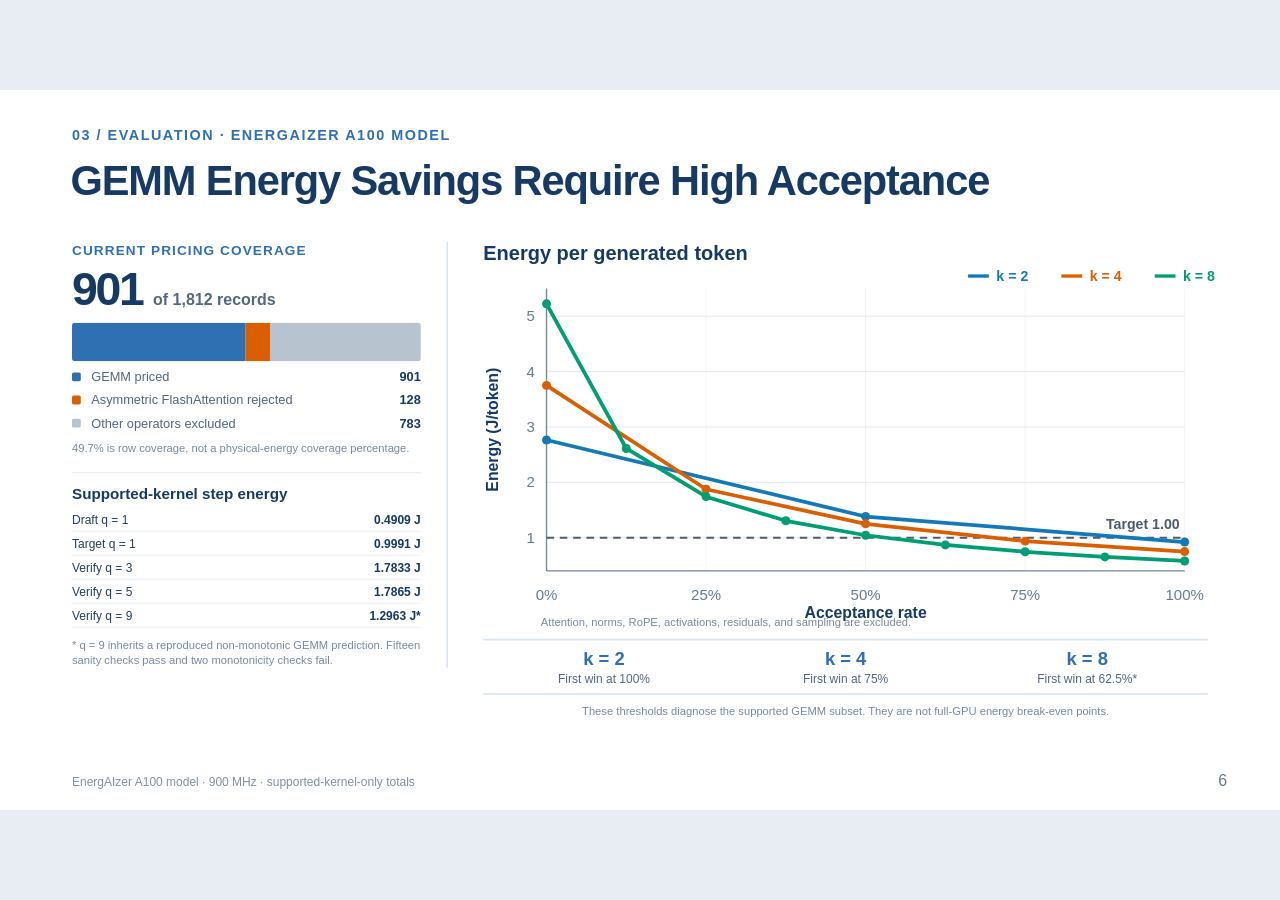
<file: slides/slide-06.html>
<!doctype html>
<html lang="en">
<head>
  <meta charset="utf-8">
  <meta name="viewport" content="width=device-width, initial-scale=1">
  <title>SpecWatt · Supported GEMM Energy</title>
  <link rel="stylesheet" href="theme.css">
  <style>
    .energy-layout { display: grid; grid-template-columns: 470px 1fr; gap: 44px; height: 100%; align-items: start; }
    .coverage { padding-right: 32px; border-right: 2px solid var(--line); }
    .coverage-total { margin: 7px 0 13px; color: var(--navy); font-size: 58px; font-weight: 820; line-height: 1; letter-spacing: -.05em; }
    .coverage-total span { color: var(--body); font-size: 20px; font-weight: 700; letter-spacing: 0; }
    .coverage-bar { display: flex; width: 100%; height: 48px; overflow: hidden; border-radius: 4px; background: #edf2f6; }
    .coverage-segment { height: 100%; transform: scaleX(0); transform-origin: left; }
    .coverage-segment.gemm { width: 49.7%; background: var(--blue); }
    .coverage-segment.attn { width: 7.1%; background: var(--orange); }
    .coverage-segment.other { width: 43.2%; background: #b7c3ce; }
    body.is-active .coverage-segment { animation: fill-segment 650ms ease forwards; animation-delay: var(--delay); }
    @keyframes fill-segment { to { transform: scaleX(1); } }
    .coverage-row { display: grid; grid-template-columns: 14px 1fr auto; gap: 10px; align-items: center; margin-top: 11px; color: var(--body); font-size: 16px; }
    .coverage-row i { width: 11px; height: 11px; border-radius: 2px; background: var(--color); }
    .coverage-row strong { color: var(--navy); }
    .coverage-note { margin: 13px 0 0; color: var(--muted); font-size: 14px; line-height: 1.34; }
    .step-title { margin: 20px 0 6px; padding-top: 15px; border-top: 1px solid var(--line); color: var(--navy); font-size: 19px; font-weight: 770; }
    .step-energy { width: 100%; border-collapse: collapse; color: var(--body); font-size: 15px; }
    .step-energy td { padding: 6px 0; border-bottom: 1px solid #e6edf3; }
    .step-energy td:first-child { color: var(--ink); }
    .step-energy td:last-child { color: var(--navy); font-weight: 750; text-align: right; }
    .energy-chart { margin: 0; }
    .energy-chart h2 { margin: 0 0 0; color: var(--navy); font-size: 25px; font-weight: 770; }
    .energy-chart figcaption { margin: -5px 0 0 72px; color: var(--muted); font-size: 14px; }
    .break-row { display: grid; grid-template-columns: repeat(3, 1fr); gap: 0; margin-top: 13px; border-top: 2px solid var(--line); border-bottom: 2px solid var(--line); }
    .break-row div { padding: 10px 12px; color: var(--body); font-size: 15px; text-align: center; }
    .break-row strong { display: block; margin-bottom: 2px; color: var(--blue); font-size: 23px; }
    .caveat { margin: 11px 0 0; color: var(--muted); font-size: 14px; line-height: 1.35; text-align: center; }
  </style>
</head>
<body>
  <div class="stage">
    <section class="slide">
      <div class="kicker reveal">03 / Evaluation · EnergAIzer A100 Model</div>
      <h1 class="slide-title reveal" style="--delay:70ms">GEMM Energy Savings Require High Acceptance</h1>
      <main class="slide-content">
        <div class="energy-layout">
          <section class="coverage reveal" style="--delay:120ms">
            <p class="eyebrow">Current pricing coverage</p>
            <p class="coverage-total">901 <span>of 1,812 records</span></p>
            <div class="coverage-bar" aria-label="Operator record coverage"><span class="coverage-segment gemm" style="--delay:180ms"></span><span class="coverage-segment attn" style="--delay:470ms"></span><span class="coverage-segment other" style="--delay:590ms"></span></div>
            <div class="coverage-row" style="--color:var(--blue)"><i></i><span>GEMM priced</span><strong>901</strong></div>
            <div class="coverage-row" style="--color:var(--orange)"><i></i><span>Asymmetric FlashAttention rejected</span><strong>128</strong></div>
            <div class="coverage-row" style="--color:#b7c3ce"><i></i><span>Other operators excluded</span><strong>783</strong></div>
            <p class="coverage-note">49.7% is row coverage, not a physical-energy coverage percentage.</p>
            <h2 class="step-title">Supported-kernel step energy</h2>
            <table class="step-energy" aria-label="Supported kernel step energy estimates">
              <tbody>
                <tr><td>Draft q = 1</td><td>0.4909 J</td></tr>
                <tr><td>Target q = 1</td><td>0.9991 J</td></tr>
                <tr><td>Verify q = 3</td><td>1.7833 J</td></tr>
                <tr><td>Verify q = 5</td><td>1.7865 J</td></tr>
                <tr><td>Verify q = 9</td><td>1.2963 J*</td></tr>
              </tbody>
            </table>
            <p class="coverage-note">* q = 9 inherits a reproduced non-monotonic GEMM prediction. Fifteen sanity checks pass and two monotonicity checks fail.</p>
          </section>
          <section class="reveal" style="--delay:260ms">
            <figure class="energy-chart">
              <h2>Energy per generated token</h2>
              <div data-line-chart>
                <script type="application/json">{"width":870,"height":425,"xMin":0,"xMax":1,"yMin":0.4,"yMax":5.5,"xLabel":"Acceptance rate","yLabel":"Energy (J/token)","xTicks":[{"value":0,"label":"0%"},{"value":0.25,"label":"25%"},{"value":0.5,"label":"50%"},{"value":0.75,"label":"75%"},{"value":1,"label":"100%"}],"yTicks":[1,2,3,4,5],"baseline":{"value":0.999102,"label":"Target 1.00"},"series":[{"name":"k = 2","values":[[0,2.765061],[0.5,1.382531],[1,0.921687]]},{"name":"k = 4","values":[[0,3.750044],[0.25,1.875022],[0.5,1.250015],[0.75,0.937511],[1,0.750009]]},{"name":"k = 8","values":[[0,5.223328],[0.125,2.611664],[0.25,1.741109],[0.375,1.305832],[0.5,1.044666],[0.625,0.870555],[0.75,0.74619],[0.875,0.652916],[1,0.58037]]}],"ariaLabel":"Supported GEMM energy per token against acceptance rate"}</script>
              </div>
              <figcaption>Attention, norms, RoPE, activations, residuals, and sampling are excluded.</figcaption>
            </figure>
            <div class="break-row">
              <div><strong>k = 2</strong>First win at 100%</div>
              <div><strong>k = 4</strong>First win at 75%</div>
              <div><strong>k = 8</strong>First win at 62.5%*</div>
            </div>
            <p class="caveat">These thresholds diagnose the supported GEMM subset. They are not full-GPU energy break-even points.</p>
          </section>
        </div>
      </main>
      <footer class="slide-footer"><span class="source">EnergAIzer A100 model · 900 MHz · supported-kernel-only totals</span><span class="number">6</span></footer>
      <aside hidden aria-label="Presenter notes">Muyun, about 95 seconds. Begin with the coverage boundary, then show the supported-kernel step estimates and acceptance sweep. Keep the caveat attached to the result: attention and other operators are excluded, and q equals nine contains a documented non-monotonic GEMM prediction.</aside>
    </section>
  </div>
  <script src="../scripts/chart.js"></script>
  <script src="../scripts/slide-runtime.js"></script>
</body>
</html>
</file>
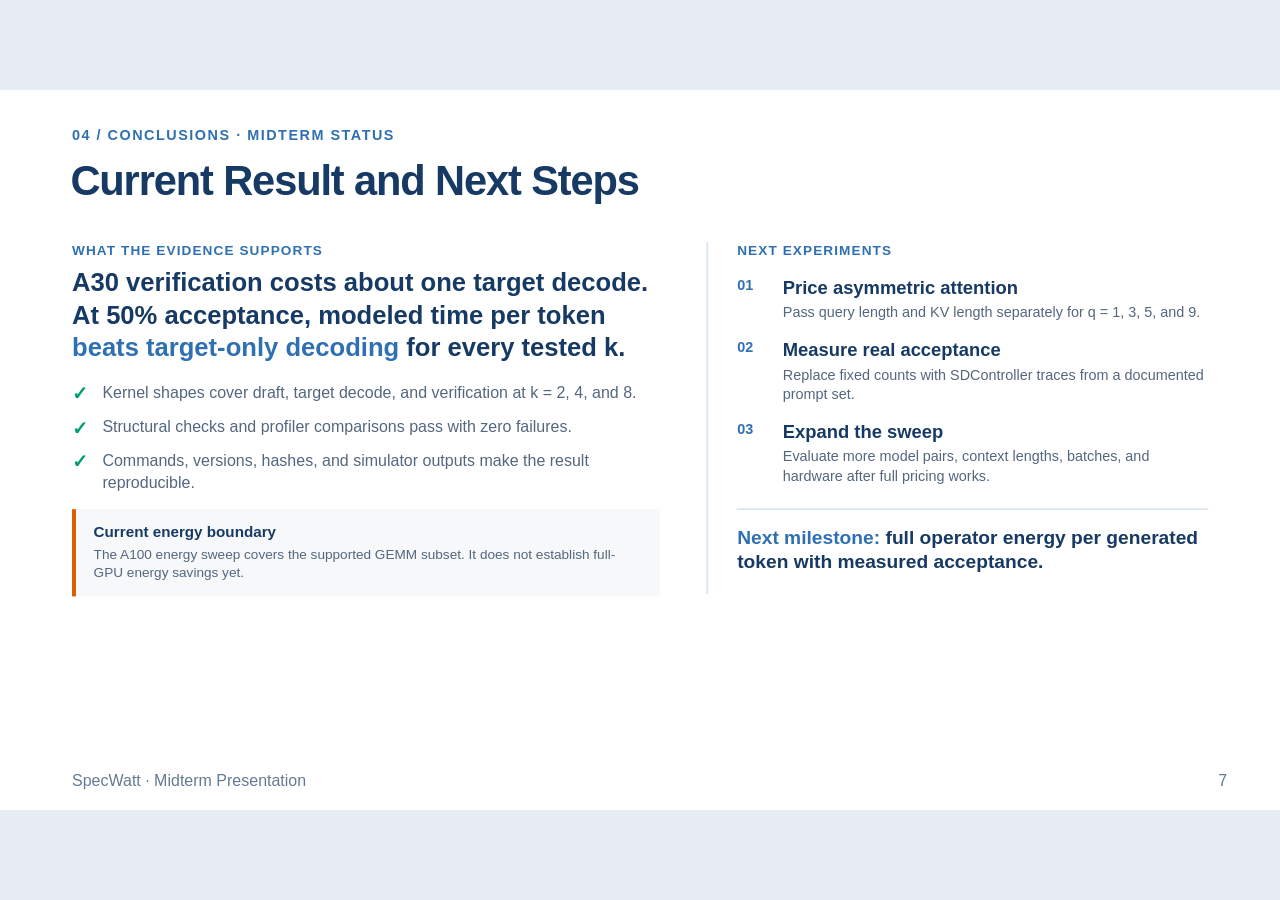
<file: slides/slide-07.html>
<!doctype html>
<html lang="en">
<head>
  <meta charset="utf-8">
  <meta name="viewport" content="width=device-width, initial-scale=1">
  <title>SpecWatt · Conclusions and Next Steps</title>
  <link rel="stylesheet" href="theme.css">
  <style>
    .closing-layout { display: grid; grid-template-columns: 1.08fr .92fr; gap: 58px; height: 100%; align-items: start; }
    .claim { margin: 7px 0 22px; color: var(--navy); font-size: 32px; font-weight: 760; line-height: 1.28; }
    .claim strong { color: var(--blue); }
    .evidence-list { margin: 0; padding: 0; list-style: none; }
    .evidence-list li { position: relative; margin: 0 0 16px; padding-left: 38px; color: var(--body); font-size: 20px; line-height: 1.34; }
    .evidence-list li::before { content: "✓"; position: absolute; left: 0; top: -1px; color: var(--green); font-size: 24px; font-weight: 820; }
    .boundary { margin-top: 20px; padding: 18px 22px; background: #f6f8fa; border-left: 5px solid var(--orange); }
    .boundary h3 { margin: 0 0 5px; color: var(--navy); font-size: 19px; }
    .boundary p { margin: 0; color: var(--body); font-size: 17px; line-height: 1.36; }
    .next-steps { padding-left: 36px; border-left: 2px solid var(--line); }
    .next-step { display: grid; grid-template-columns: 42px 1fr; gap: 15px; margin-top: 21px; }
    .next-step .index { color: var(--blue); font-size: 18px; font-weight: 820; }
    .next-step h3 { margin: 0 0 5px; color: var(--navy); font-size: 23px; font-weight: 760; }
    .next-step p { margin: 0; color: var(--body); font-size: 18px; line-height: 1.37; }
    .final-line { margin-top: 28px; padding-top: 18px; border-top: 2px solid var(--line); color: var(--navy); font-size: 24px; font-weight: 760; line-height: 1.3; }
    .final-line strong { color: var(--blue); }
  </style>
</head>
<body>
  <div class="stage">
    <section class="slide">
      <div class="kicker reveal">04 / Conclusions · Midterm Status</div>
      <h1 class="slide-title reveal" style="--delay:70ms">Current Result and Next Steps</h1>
      <main class="slide-content">
        <div class="closing-layout">
          <section class="reveal" style="--delay:120ms">
            <p class="eyebrow">What the evidence supports</p>
            <p class="claim">A30 verification costs about one target decode. At 50% acceptance, modeled time per token <strong>beats target-only decoding</strong> for every tested k.</p>
            <ul class="evidence-list">
              <li>Kernel shapes cover draft, target decode, and verification at k = 2, 4, and 8.</li>
              <li>Structural checks and profiler comparisons pass with zero failures.</li>
              <li>Commands, versions, hashes, and simulator outputs make the result reproducible.</li>
            </ul>
            <div class="boundary">
              <h3>Current energy boundary</h3>
              <p>The A100 energy sweep covers the supported GEMM subset. It does not establish full-GPU energy savings yet.</p>
            </div>
          </section>
          <section class="next-steps reveal" style="--delay:270ms">
            <p class="eyebrow">Next experiments</p>
            <div class="next-step"><span class="index">01</span><div><h3>Price asymmetric attention</h3><p>Pass query length and KV length separately for q = 1, 3, 5, and 9.</p></div></div>
            <div class="next-step"><span class="index">02</span><div><h3>Measure real acceptance</h3><p>Replace fixed counts with SDController traces from a documented prompt set.</p></div></div>
            <div class="next-step"><span class="index">03</span><div><h3>Expand the sweep</h3><p>Evaluate more model pairs, context lengths, batches, and hardware after full pricing works.</p></div></div>
            <p class="final-line"><strong>Next milestone:</strong> full operator energy per generated token with measured acceptance.</p>
          </section>
        </div>
      </main>
      <footer class="slide-footer"><span>SpecWatt · Midterm Presentation</span><span class="number">7</span></footer>
      <aside hidden aria-label="Presenter notes">Muyun, about 50 seconds. Close with the strongest supported timing claim, keep the supported-GEMM energy boundary explicit, and state the next sequence: attention pricing, measured acceptance, and then a broader sweep.</aside>
    </section>
  </div>
  <script src="../scripts/slide-runtime.js"></script>
</body>
</html>
</file>
<file: slides/theme.css>
:root {
  --navy: #163a63;
  --blue: #2f70b3;
  --blue-bright: #1479b8;
  --blue-soft: #dce9f5;
  --orange: #d95f02;
  --orange-soft: #f6e4d7;
  --green: #009e73;
  --green-soft: #dcefe9;
  --red: #b64d52;
  --ink: #263f59;
  --body: #53677e;
  --muted: #788a9d;
  --line: #d8e4ef;
  --paper: #fff;
}

* { box-sizing: border-box; }
html, body { width: 100%; height: 100%; margin: 0; overflow: hidden; }
body {
  background: #e7edf3;
  color: var(--navy);
  font-family: "Avenir Next", "Helvetica Neue", Arial, sans-serif;
  -webkit-font-smoothing: antialiased;
}
.stage {
  position: absolute;
  left: 50%;
  top: 50%;
  width: 1600px;
  height: 900px;
  overflow: hidden;
  transform: translate(-50%, -50%);
  transform-origin: center;
  background: var(--paper);
}
.slide { position: absolute; inset: 0; overflow: hidden; background: var(--paper); }
.kicker {
  position: absolute;
  top: 44px;
  left: 90px;
  right: 90px;
  color: var(--blue);
  font-size: 18px;
  font-weight: 800;
  letter-spacing: .105em;
  line-height: 1.35;
  text-transform: uppercase;
}
.slide-title {
  position: absolute;
  top: 84px;
  left: 88px;
  right: 88px;
  margin: 0;
  color: var(--navy);
  font-size: 52px;
  font-weight: 760;
  line-height: 1.15;
  letter-spacing: -.027em;
}
.slide-content {
  position: absolute;
  top: 190px;
  left: 90px;
  right: 90px;
  bottom: 76px;
}
.slide-footer {
  position: absolute;
  left: 90px;
  right: 66px;
  bottom: 27px;
  display: flex;
  align-items: baseline;
  justify-content: space-between;
  color: #647b93;
  font-size: 20px;
  line-height: 1;
}
.slide-footer .source { max-width: 1180px; font-size: 15px; color: #8090a3; }
.slide-footer .number { font-variant-numeric: tabular-nums; }
.two-column {
  display: grid;
  grid-template-columns: minmax(0, var(--left, 1.45fr)) minmax(0, var(--right, 1fr));
  gap: var(--gap, 54px);
  align-items: center;
  height: 100%;
}
.summary {
  min-width: 0;
  padding-left: 34px;
  border-left: 2px solid var(--line);
}
.eyebrow {
  margin: 0;
  color: var(--blue);
  font-size: 17px;
  font-weight: 800;
  letter-spacing: .08em;
  line-height: 1.35;
  text-transform: uppercase;
}
.heading {
  margin: 9px 0 15px;
  color: var(--navy);
  font-size: 32px;
  font-weight: 760;
  line-height: 1.27;
  letter-spacing: -.018em;
}
.body-copy {
  margin: 0;
  color: var(--body);
  font-size: 24px;
  line-height: 1.44;
}
.body-copy strong { color: var(--navy); font-weight: 760; }
.takeaway {
  margin: 10px 0 0;
  color: var(--navy);
  font-size: 31px;
  font-weight: 760;
  line-height: 1.28;
  letter-spacing: -.014em;
}
.takeaway strong { color: var(--blue); font-weight: 820; }
.rule { height: 1px; margin: 27px 0; border: 0; background: var(--line); }
.metric { margin: 0; color: var(--blue); font-size: 76px; font-weight: 820; line-height: 1; letter-spacing: -.05em; }
.metric-unit { color: var(--body); font-size: 24px; font-weight: 700; letter-spacing: 0; }
.muted { color: var(--muted); }
.mono { font-family: "SFMono-Regular", Consolas, "Liberation Mono", monospace; }

.reveal {
  opacity: 0;
  transform: translateY(18px);
  transition: opacity 520ms ease, transform 520ms cubic-bezier(.2, .75, .2, 1);
  transition-delay: var(--delay, 0ms);
}
body.is-active .reveal { opacity: 1; transform: none; }

.native-chart { display: block; width: 100%; height: auto; overflow: visible; }
.chart-grid { stroke: #dce5ed; stroke-width: 1; }
.chart-grid.vertical { stroke-opacity: .55; }
.chart-axis { stroke: #73879b; stroke-width: 1.6; }
.chart-tick { fill: #647b93; font-size: 18px; font-family: inherit; }
.chart-label { fill: var(--navy); font-size: 19px; font-weight: 700; font-family: inherit; }
.chart-baseline { stroke: #4d5c6b; stroke-width: 2.4; stroke-dasharray: 9 7; }
.chart-baseline-label { fill: #4d5c6b; font-size: 17px; font-weight: 700; font-family: inherit; }
.chart-series { stroke-width: 4.5; stroke-linecap: round; stroke-linejoin: round; stroke-dasharray: 1; stroke-dashoffset: 1; }
.chart-marker { opacity: 0; transform-box: fill-box; transform-origin: center; transform: scale(.3); }
.chart-legend text { font-family: inherit; font-size: 17px; font-weight: 750; }
body.is-active .chart-series { animation: draw-line 920ms ease forwards; animation-delay: var(--series-delay); }
body.is-active .chart-marker { animation: pop-marker 260ms ease forwards; animation-delay: var(--marker-delay); }
@keyframes draw-line { to { stroke-dashoffset: 0; } }
@keyframes pop-marker { to { opacity: 1; transform: scale(1); } }

@media (prefers-reduced-motion: reduce) {
  .reveal { opacity: 1; transform: none; transition: none; }
  .chart-series { stroke-dashoffset: 0; }
  .chart-marker { opacity: 1; transform: none; }
}
@media print {
  html, body { width: 1600px; height: 900px; background: #fff; }
  .stage { position: static; transform: none !important; }
  .reveal { opacity: 1; transform: none; }
  .chart-series { stroke-dashoffset: 0; }
  .chart-marker { opacity: 1; transform: none; }
}
</file>
